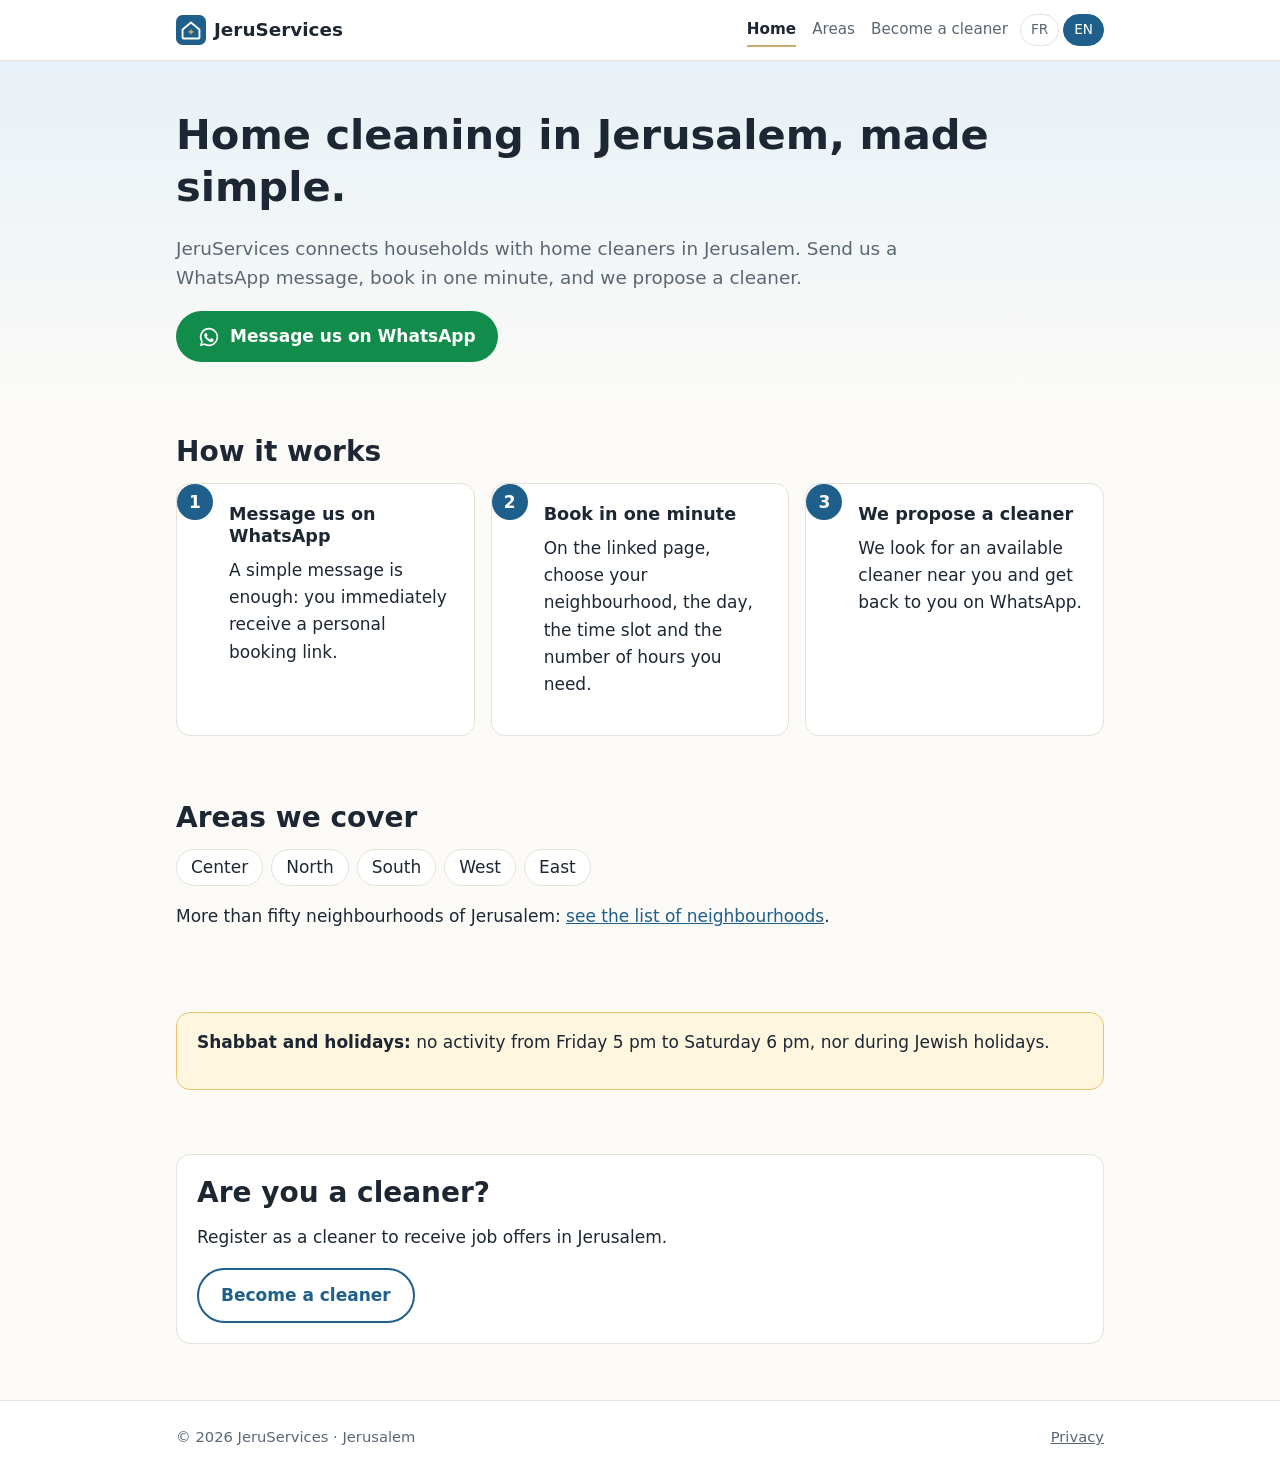
<file: index.html>
<!doctype html>
<html lang="fr" data-lang="fr" data-title-fr="JeruServices – Ménage à domicile à Jérusalem" data-title-en="JeruServices – Home cleaning in Jerusalem">
<head>
<meta charset="utf-8">
<meta name="viewport" content="width=device-width, initial-scale=1">
<title>JeruServices – Ménage à domicile à Jérusalem</title>
<meta name="description" content="JeruServices met en relation les particuliers et des intervenants pour le ménage à domicile à Jérusalem. Réservation simple par WhatsApp. / JeruServices connects households with cleaners for home cleaning in Jerusalem. Easy booking via WhatsApp.">
<meta property="og:title" content="JeruServices – Ménage à domicile à Jérusalem / Home cleaning in Jerusalem">
<meta property="og:description" content="Réservation simple par WhatsApp. / Easy booking via WhatsApp.">
<meta property="og:type" content="website">
<meta property="og:image" content="assets/logo.svg">
<link rel="icon" href="assets/logo.svg" type="image/svg+xml">
<link rel="stylesheet" href="assets/style.css">
<script src="assets/site.js"></script>
</head>
<body>

<header class="top">
  <div class="wrap">
    <a class="logo" href="./"><img src="assets/logo.svg" alt="" width="30" height="30">JeruServices</a>
    <nav class="nav">
      <a href="./" aria-current="page"><span data-l="fr">Accueil</span><span data-l="en">Home</span><span data-l="he">דף הבית</span></a>
      <a href="zones.html"><span data-l="fr">Zones couvertes</span><span data-l="en">Areas</span><span data-l="he">אזורים</span></a>
      <a href="intervenant.html"><span data-l="fr">Devenir intervenant</span><span data-l="en">Become a cleaner</span><span data-l="he">הצטרפות כעובד/ת</span></a>
    </nav>
    <div class="langs" aria-label="Langue / Language">
      <button type="button" data-lang-btn="fr" lang="fr">FR</button>
      <button type="button" data-lang-btn="en" lang="en">EN</button>
      <button type="button" data-lang-btn="he" lang="he">עב</button>
    </div>
  </div>
</header>

<main>
  <div class="hero">
    <div class="wrap">
      <div data-l="fr" lang="fr">
        <h1>Le ménage à domicile à Jérusalem, simplement.</h1>
        <p class="lead">JeruServices met en relation les particuliers avec des intervenants de ménage à Jérusalem. Vous écrivez sur WhatsApp, vous réservez en une minute, nous vous proposons un intervenant.</p>
      </div>
      <div data-l="en" lang="en">
        <h1>Home cleaning in Jerusalem, made simple.</h1>
        <p class="lead">JeruServices connects households with home cleaners in Jerusalem. Send us a WhatsApp message, book in one minute, and we propose a cleaner.</p>
      </div>
      <div data-l="he" lang="he"><!-- Hébreu : à traduire et faire relire avant activation (voir site.js) --></div>
      <div class="actions">
        <a class="btn btn-wa" data-wa href="#numero-whatsapp-a-venir">
          <svg viewBox="0 0 24 24" aria-hidden="true"><path fill="currentColor" d="M12 2a10 10 0 0 0-8.6 15.1L2 22l5-1.3A10 10 0 1 0 12 2zm0 18.2c-1.5 0-3-.4-4.2-1.2l-.3-.2-3 .8.8-2.9-.2-.3A8.2 8.2 0 1 1 12 20.2zm4.5-6.1c-.2-.1-1.5-.7-1.7-.8-.2-.1-.4-.1-.6.1l-.8 1c-.1.2-.3.2-.5.1a6.7 6.7 0 0 1-3.3-2.9c-.3-.4.2-.4.7-1.3.1-.2 0-.3 0-.4l-.8-1.8c-.2-.5-.4-.4-.6-.4h-.5a1 1 0 0 0-.7.3 3 3 0 0 0-.9 2.2c0 1.3.9 2.5 1 2.7.1.2 1.8 2.8 4.4 3.9 1.6.7 2.3.8 3.1.6.5-.1 1.5-.6 1.7-1.2.2-.6.2-1.1.2-1.2-.1-.1-.3-.2-.5-.3z"/></svg>
          <span data-l="fr">Écrire sur WhatsApp</span><span data-l="en">Message us on WhatsApp</span><span data-l="he">לכתוב לנו בוואטסאפ</span>
        </a>
      </div>
      <p class="small" data-wa-attente>
        <span data-l="fr">Numéro WhatsApp bientôt disponible.</span>
        <span data-l="en">WhatsApp number coming soon.</span>
      </p>
    </div>
  </div>

  <section>
    <div class="wrap">
      <h2><span data-l="fr">Comment ça marche</span><span data-l="en">How it works</span></h2>
      <ol class="steps grid">
        <li class="card">
          <div data-l="fr" lang="fr"><h3>Écrivez-nous sur WhatsApp</h3><p>Un simple message suffit : vous recevez aussitôt un lien personnel pour réserver.</p></div>
          <div data-l="en" lang="en"><h3>Message us on WhatsApp</h3><p>A simple message is enough: you immediately receive a personal booking link.</p></div>
        </li>
        <li class="card">
          <div data-l="fr" lang="fr"><h3>Réservez en une minute</h3><p>Sur la page du lien, indiquez votre quartier, le jour, le créneau et le nombre d'heures souhaités.</p></div>
          <div data-l="en" lang="en"><h3>Book in one minute</h3><p>On the linked page, choose your neighbourhood, the day, the time slot and the number of hours you need.</p></div>
        </li>
        <li class="card">
          <div data-l="fr" lang="fr"><h3>Un intervenant vous est proposé</h3><p>Nous cherchons un intervenant disponible près de chez vous et revenons vers vous sur WhatsApp.</p></div>
          <div data-l="en" lang="en"><h3>We propose a cleaner</h3><p>We look for an available cleaner near you and get back to you on WhatsApp.</p></div>
        </li>
      </ol>
    </div>
  </section>

  <section>
    <div class="wrap">
      <h2><span data-l="fr">Zones couvertes</span><span data-l="en">Areas we cover</span></h2>
      <ul class="chips">
        <li><span data-l="fr">Centre</span><span data-l="en">Center</span></li>
        <li><span data-l="fr">Nord</span><span data-l="en">North</span></li>
        <li><span data-l="fr">Sud</span><span data-l="en">South</span></li>
        <li><span data-l="fr">Ouest</span><span data-l="en">West</span></li>
        <li><span data-l="fr">Est</span><span data-l="en">East</span></li>
      </ul>
      <p>
        <span data-l="fr">Plus de cinquante quartiers de Jérusalem : <a href="zones.html">voir la liste des quartiers</a>.</span>
        <span data-l="en">More than fifty neighbourhoods of Jerusalem: <a href="zones.html">see the list of neighbourhoods</a>.</span>
      </p>
    </div>
  </section>

  <section>
    <div class="wrap">
      <div class="notice">
        <p data-l="fr" lang="fr"><strong>Chabbat et fêtes :</strong> pas d'activité du vendredi 17 h au samedi 18 h, ni pendant les fêtes.</p>
        <p data-l="en" lang="en"><strong>Shabbat and holidays:</strong> no activity from Friday 5 pm to Saturday 6 pm, nor during Jewish holidays.</p>
      </div>
    </div>
  </section>

  <section>
    <div class="wrap grid">
      <div class="card">
        <div data-l="fr" lang="fr"><h2>Vous faites du ménage ?</h2><p>Inscrivez-vous comme intervenant pour recevoir des propositions de missions à Jérusalem.</p></div>
        <div data-l="en" lang="en"><h2>Are you a cleaner?</h2><p>Register as a cleaner to receive job offers in Jerusalem.</p></div>
        <a class="btn btn-alt" href="intervenant.html"><span data-l="fr">Devenir intervenant</span><span data-l="en">Become a cleaner</span></a>
      </div>
    </div>
  </section>
</main>

<footer class="foot">
  <div class="wrap">
    <span>© <span data-annee>2026</span> JeruServices · <span data-l="fr">Jérusalem</span><span data-l="en">Jerusalem</span></span>
    <span><a href="confidentialite.html"><span data-l="fr">Confidentialité</span><span data-l="en">Privacy</span></a></span>
  </div>
</footer>
</body>
</html>
</file>
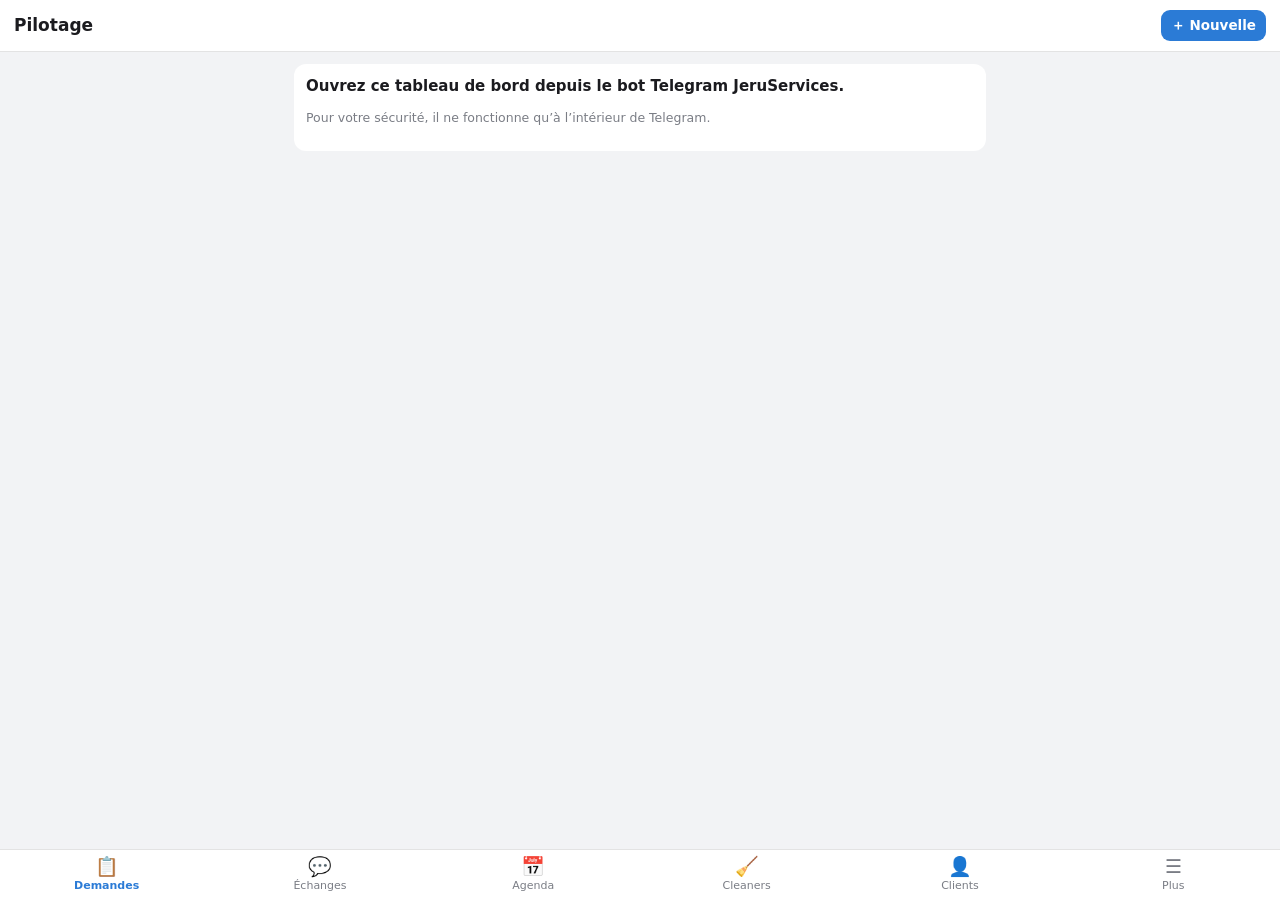
<file: pilotage/index.html>
<!doctype html>
<html lang="fr">
<head>
<meta charset="utf-8">
<meta name="viewport" content="width=device-width, initial-scale=1, viewport-fit=cover">
<meta name="robots" content="noindex">
<title>JeruServices – Pilotage</title>
<link rel="stylesheet" href="app.css?v=3">
<script src="https://telegram.org/js/telegram-web-app.js?59"></script>
</head>
<body>
<header id="haut">
  <button id="retour" class="icone" aria-label="Retour" hidden>‹</button>
  <h1 id="titre">Pilotage</h1>
  <span id="vue-ami" hidden>vue gérant</span>
  <button id="nouvelle" class="principal petit">＋ Nouvelle</button>
</header>
<main id="app"><p class="attente">Chargement…</p></main>
<nav id="onglets">
  <button data-v="accueil" class="actif"><span>📋</span>Demandes</button>
  <button data-v="echanges"><span>💬</span>Échanges<b id="nonlus" class="pastille onglet" hidden></b></button>
  <button data-v="agenda"><span>📅</span>Agenda</button>
  <button data-v="cleaners"><span>🧹</span>Cleaners</button>
  <button data-v="clients"><span>👤</span>Clients</button>
  <button data-v="plus"><span>☰</span>Plus</button>
</nav>
<div id="toast" role="status" hidden></div>
<script src="app.js?v=6"></script>
</body>
</html>
</file>
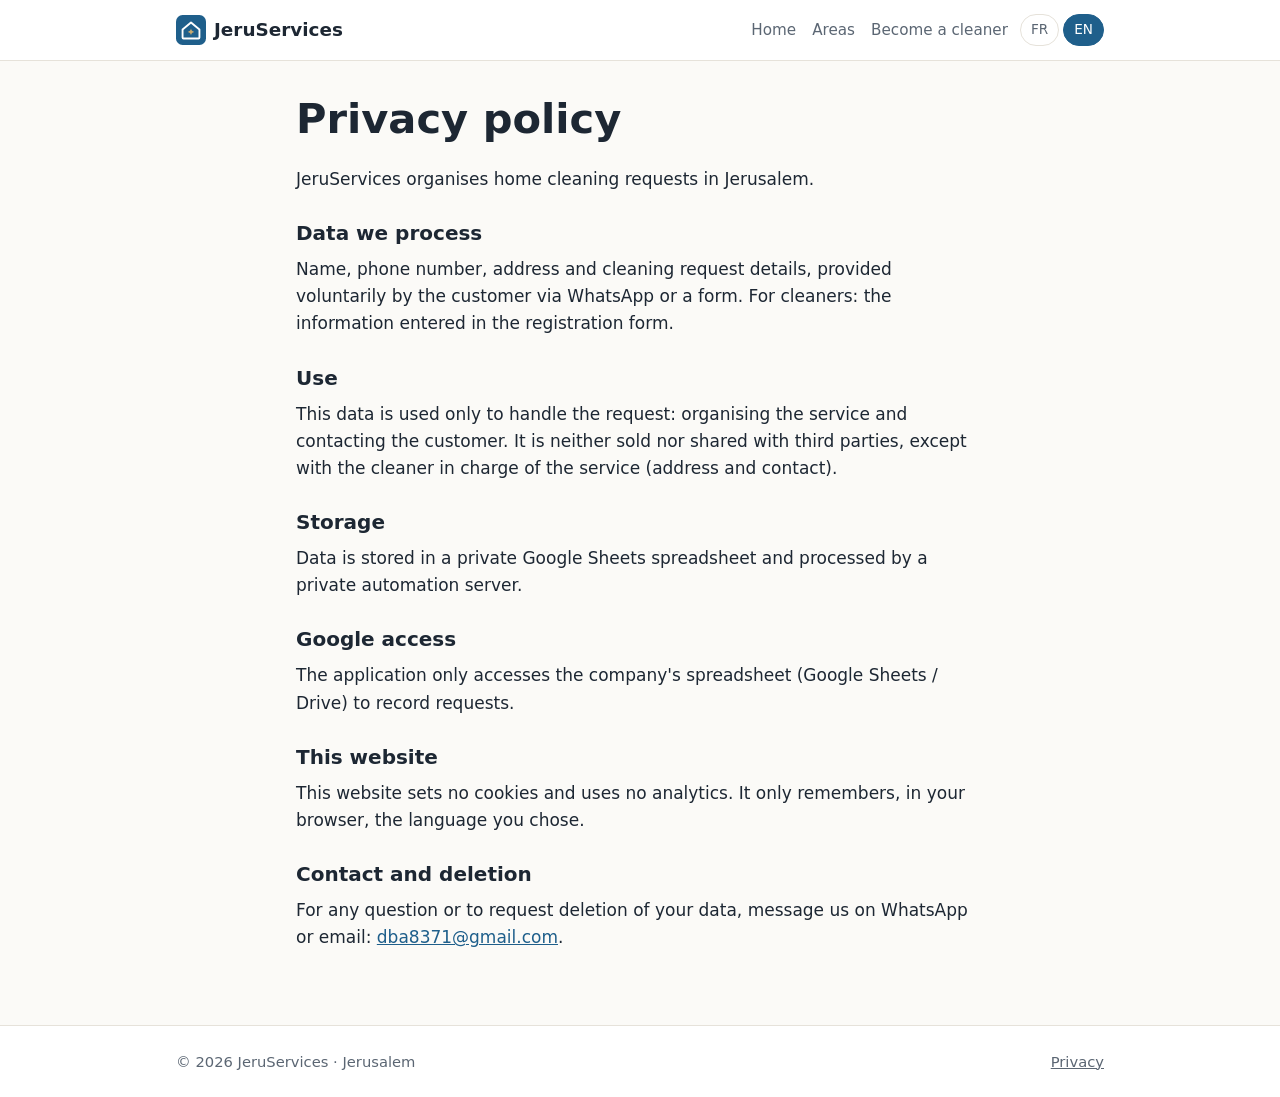
<file: confidentialite.html>
<!doctype html>
<html lang="fr" data-lang="fr" data-title-fr="Confidentialité – JeruServices" data-title-en="Privacy policy – JeruServices">
<head>
<meta charset="utf-8">
<meta name="viewport" content="width=device-width, initial-scale=1">
<title>Confidentialité – JeruServices</title>
<meta name="description" content="Politique de confidentialité de JeruServices. / JeruServices privacy policy.">
<link rel="icon" href="assets/logo.svg" type="image/svg+xml">
<link rel="stylesheet" href="assets/style.css">
<script src="assets/site.js"></script>
</head>
<body>

<header class="top">
  <div class="wrap">
    <a class="logo" href="./"><img src="assets/logo.svg" alt="" width="30" height="30">JeruServices</a>
    <nav class="nav">
      <a href="./"><span data-l="fr">Accueil</span><span data-l="en">Home</span><span data-l="he">דף הבית</span></a>
      <a href="zones.html"><span data-l="fr">Zones couvertes</span><span data-l="en">Areas</span><span data-l="he">אזורים</span></a>
      <a href="intervenant.html"><span data-l="fr">Devenir intervenant</span><span data-l="en">Become a cleaner</span><span data-l="he">הצטרפות כעובד/ת</span></a>
    </nav>
    <div class="langs" aria-label="Langue / Language">
      <button type="button" data-lang-btn="fr" lang="fr">FR</button>
      <button type="button" data-lang-btn="en" lang="en">EN</button>
      <button type="button" data-lang-btn="he" lang="he">עב</button>
    </div>
  </div>
</header>

<main>
  <section>
    <!-- Texte repris du workflow n8n Sp2LDoUZOKWJZ3y6 (page de confidentialité), complété pour le site. -->
    <div class="wrap prose" data-l="fr" lang="fr">
      <h1>Politique de confidentialité</h1>
      <p>JeruServices organise des demandes de ménage à domicile à Jérusalem.</p>
      <h2>Données traitées</h2>
      <p>Nom, numéro de téléphone, adresse et détails de la demande de ménage, fournis volontairement par le client via WhatsApp ou un formulaire. Pour les intervenants : les informations saisies dans le formulaire d'inscription.</p>
      <h2>Utilisation</h2>
      <p>Ces données servent uniquement à traiter la demande : organisation de la prestation et contact du client. Elles ne sont ni vendues ni partagées avec des tiers, sauf avec l'intervenant chargé de la prestation (adresse et contact).</p>
      <h2>Stockage</h2>
      <p>Les données sont stockées dans un tableur Google Sheets privé et traitées par un serveur d'automatisation privé.</p>
      <h2>Accès Google</h2>
      <p>L'application accède uniquement au tableur de l'entreprise (Google Sheets / Drive) pour y enregistrer les demandes.</p>
      <h2>Ce site</h2>
      <p>Ce site ne dépose pas de cookies et n'utilise pas d'outil de mesure d'audience. Il mémorise seulement, dans votre navigateur, la langue que vous avez choisie.</p>
      <h2>Contact et suppression</h2>
      <p>Pour toute question ou demande de suppression de vos données, écrivez-nous sur WhatsApp ou par e-mail : <a href="mailto:dba8371@gmail.com">dba8371@gmail.com</a>.</p>
    </div>
    <div class="wrap prose" data-l="en" lang="en">
      <h1>Privacy policy</h1>
      <p>JeruServices organises home cleaning requests in Jerusalem.</p>
      <h2>Data we process</h2>
      <p>Name, phone number, address and cleaning request details, provided voluntarily by the customer via WhatsApp or a form. For cleaners: the information entered in the registration form.</p>
      <h2>Use</h2>
      <p>This data is used only to handle the request: organising the service and contacting the customer. It is neither sold nor shared with third parties, except with the cleaner in charge of the service (address and contact).</p>
      <h2>Storage</h2>
      <p>Data is stored in a private Google Sheets spreadsheet and processed by a private automation server.</p>
      <h2>Google access</h2>
      <p>The application only accesses the company's spreadsheet (Google Sheets / Drive) to record requests.</p>
      <h2>This website</h2>
      <p>This website sets no cookies and uses no analytics. It only remembers, in your browser, the language you chose.</p>
      <h2>Contact and deletion</h2>
      <p>For any question or to request deletion of your data, message us on WhatsApp or email: <a href="mailto:dba8371@gmail.com">dba8371@gmail.com</a>.</p>
    </div>
  </section>
</main>

<footer class="foot">
  <div class="wrap">
    <span>© <span data-annee>2026</span> JeruServices · <span data-l="fr">Jérusalem</span><span data-l="en">Jerusalem</span></span>
    <span><a href="confidentialite.html"><span data-l="fr">Confidentialité</span><span data-l="en">Privacy</span></a></span>
  </div>
</footer>
</body>
</html>
</file>
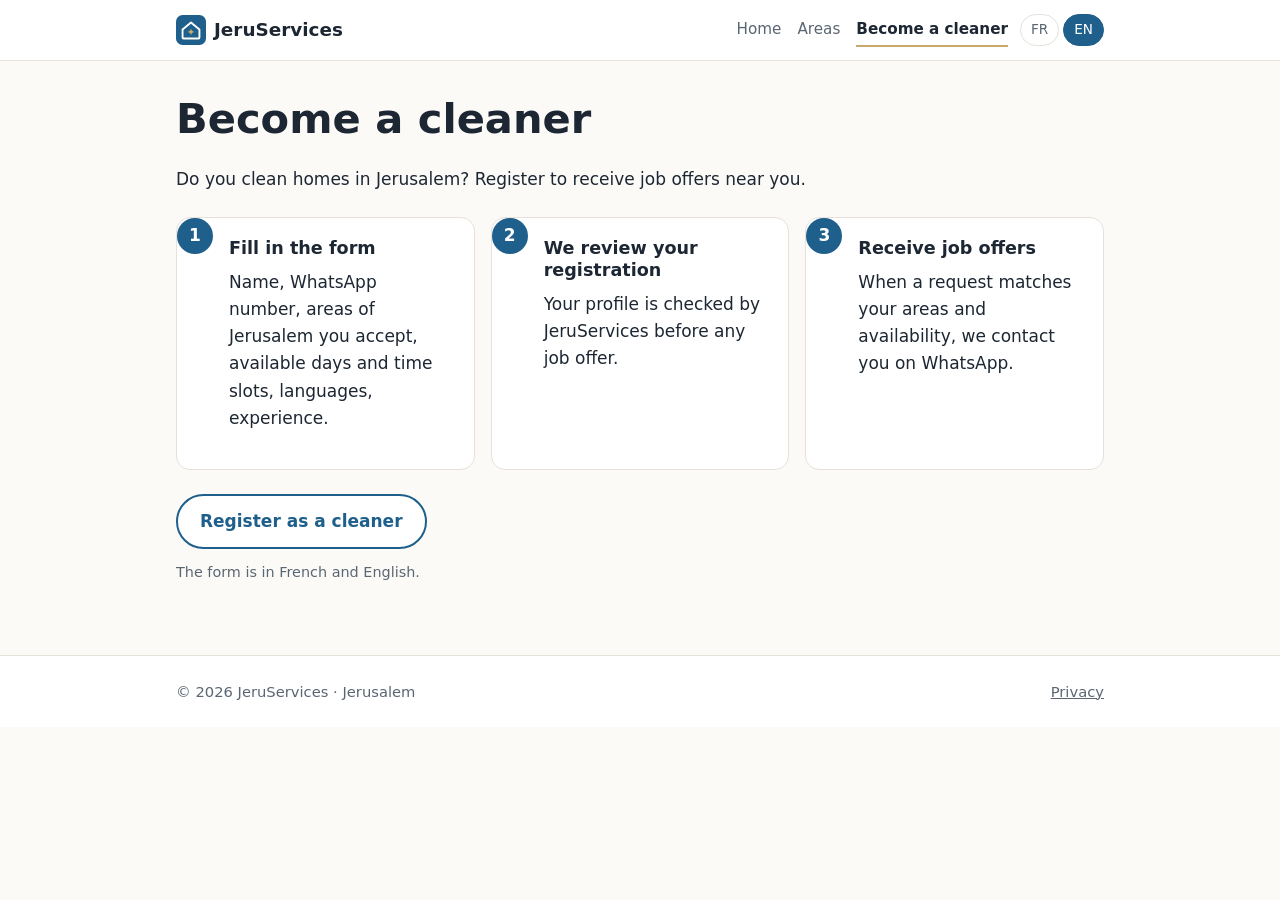
<file: intervenant.html>
<!doctype html>
<html lang="fr" data-lang="fr" data-title-fr="Devenir intervenant – JeruServices" data-title-en="Become a cleaner – JeruServices">
<head>
<meta charset="utf-8">
<meta name="viewport" content="width=device-width, initial-scale=1">
<title>Devenir intervenant – JeruServices</title>
<meta name="description" content="Inscrivez-vous comme intervenant de ménage à Jérusalem avec JeruServices. / Register as a home cleaner in Jerusalem with JeruServices.">
<link rel="icon" href="assets/logo.svg" type="image/svg+xml">
<link rel="stylesheet" href="assets/style.css">
<script src="assets/site.js"></script>
</head>
<body>

<header class="top">
  <div class="wrap">
    <a class="logo" href="./"><img src="assets/logo.svg" alt="" width="30" height="30">JeruServices</a>
    <nav class="nav">
      <a href="./"><span data-l="fr">Accueil</span><span data-l="en">Home</span><span data-l="he">דף הבית</span></a>
      <a href="zones.html"><span data-l="fr">Zones couvertes</span><span data-l="en">Areas</span><span data-l="he">אזורים</span></a>
      <a href="intervenant.html" aria-current="page"><span data-l="fr">Devenir intervenant</span><span data-l="en">Become a cleaner</span><span data-l="he">הצטרפות כעובד/ת</span></a>
    </nav>
    <div class="langs" aria-label="Langue / Language">
      <button type="button" data-lang-btn="fr" lang="fr">FR</button>
      <button type="button" data-lang-btn="en" lang="en">EN</button>
      <button type="button" data-lang-btn="he" lang="he">עב</button>
    </div>
  </div>
</header>

<main>
  <section>
    <div class="wrap">
      <div data-l="fr" lang="fr">
        <h1>Devenir intervenant</h1>
        <p class="lead">Vous faites du ménage à domicile à Jérusalem ? Inscrivez-vous pour recevoir des propositions de missions près de chez vous.</p>
      </div>
      <div data-l="en" lang="en">
        <h1>Become a cleaner</h1>
        <p class="lead">Do you clean homes in Jerusalem? Register to receive job offers near you.</p>
      </div>

      <ol class="steps grid" style="margin-top:24px">
        <li class="card">
          <div data-l="fr" lang="fr"><h3>Remplissez le formulaire</h3><p>Nom, numéro WhatsApp, zones de Jérusalem où vous acceptez d'aller, jours et créneaux disponibles, langues parlées, expérience.</p></div>
          <div data-l="en" lang="en"><h3>Fill in the form</h3><p>Name, WhatsApp number, areas of Jerusalem you accept, available days and time slots, languages, experience.</p></div>
        </li>
        <li class="card">
          <div data-l="fr" lang="fr"><h3>Nous examinons votre inscription</h3><p>Votre profil est vérifié par JeruServices avant toute proposition.</p></div>
          <div data-l="en" lang="en"><h3>We review your registration</h3><p>Your profile is checked by JeruServices before any job offer.</p></div>
        </li>
        <li class="card">
          <div data-l="fr" lang="fr"><h3>Recevez des propositions</h3><p>Quand une demande correspond à vos zones et à vos disponibilités, nous vous contactons sur WhatsApp.</p></div>
          <div data-l="en" lang="en"><h3>Receive job offers</h3><p>When a request matches your areas and availability, we contact you on WhatsApp.</p></div>
        </li>
      </ol>

      <div class="actions" style="margin-top:24px">
        <a class="btn btn-alt" href="https://n8nstrauto.duckdns.org/form/inscription-cleaner" rel="noopener">
          <span data-l="fr">S'inscrire comme intervenant</span><span data-l="en">Register as a cleaner</span><span data-l="he">להרשמה</span>
        </a>
      </div>
      <p class="small" style="margin-top:12px">
        <span data-l="fr">Le formulaire est en français et en anglais.</span>
        <span data-l="en">The form is in French and English.</span>
      </p>
    </div>
  </section>
</main>

<footer class="foot">
  <div class="wrap">
    <span>© <span data-annee>2026</span> JeruServices · <span data-l="fr">Jérusalem</span><span data-l="en">Jerusalem</span></span>
    <span><a href="confidentialite.html"><span data-l="fr">Confidentialité</span><span data-l="en">Privacy</span></a></span>
  </div>
</footer>
</body>
</html>
</file>
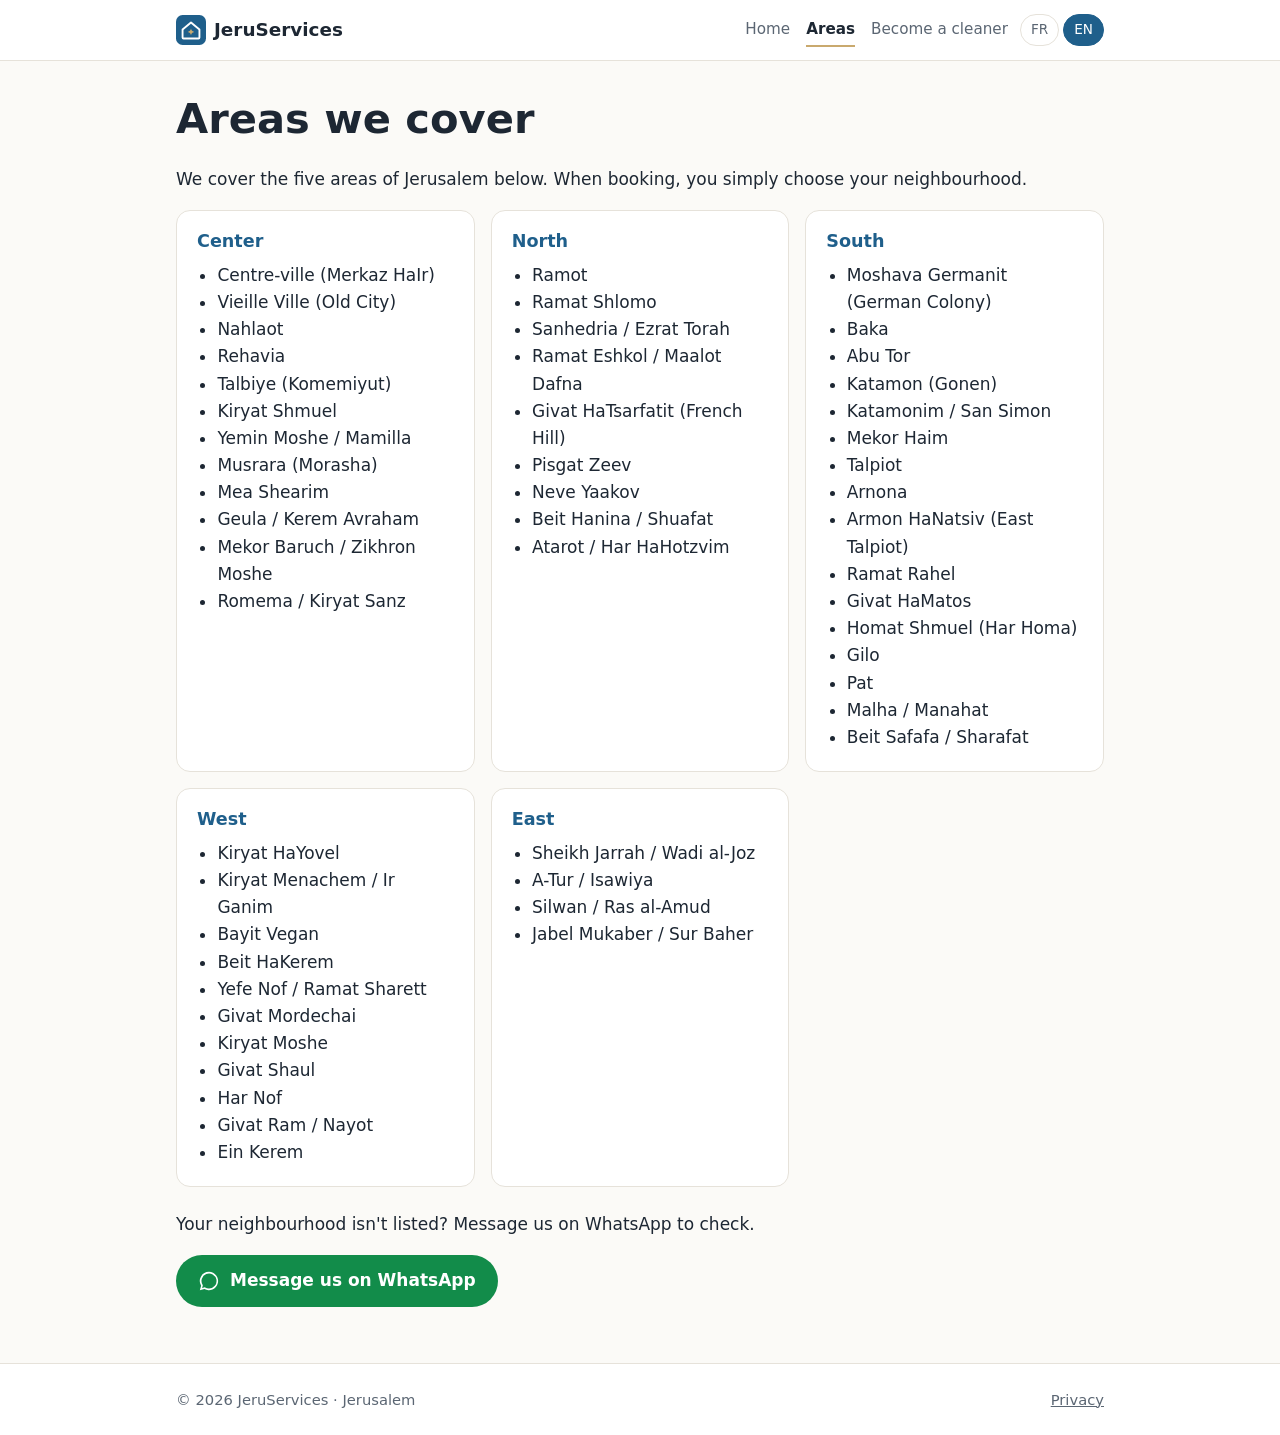
<file: zones.html>
<!doctype html>
<html lang="fr" data-lang="fr" data-title-fr="Zones couvertes – JeruServices" data-title-en="Areas we cover – JeruServices">
<head>
<meta charset="utf-8">
<meta name="viewport" content="width=device-width, initial-scale=1">
<title>Zones couvertes – JeruServices</title>
<meta name="description" content="Les quartiers de Jérusalem couverts par JeruServices pour le ménage à domicile. / Jerusalem neighbourhoods covered by JeruServices for home cleaning.">
<link rel="icon" href="assets/logo.svg" type="image/svg+xml">
<link rel="stylesheet" href="assets/style.css">
<script src="assets/site.js"></script>
</head>
<body>

<header class="top">
  <div class="wrap">
    <a class="logo" href="./"><img src="assets/logo.svg" alt="" width="30" height="30">JeruServices</a>
    <nav class="nav">
      <a href="./"><span data-l="fr">Accueil</span><span data-l="en">Home</span><span data-l="he">דף הבית</span></a>
      <a href="zones.html" aria-current="page"><span data-l="fr">Zones couvertes</span><span data-l="en">Areas</span><span data-l="he">אזורים</span></a>
      <a href="intervenant.html"><span data-l="fr">Devenir intervenant</span><span data-l="en">Become a cleaner</span><span data-l="he">הצטרפות כעובד/ת</span></a>
    </nav>
    <div class="langs" aria-label="Langue / Language">
      <button type="button" data-lang-btn="fr" lang="fr">FR</button>
      <button type="button" data-lang-btn="en" lang="en">EN</button>
      <button type="button" data-lang-btn="he" lang="he">עב</button>
    </div>
  </div>
</header>

<main>
  <section>
    <div class="wrap">
      <h1><span data-l="fr">Zones couvertes</span><span data-l="en">Areas we cover</span></h1>
      <p data-l="fr" lang="fr">Nous intervenons dans les cinq zones de Jérusalem ci-dessous. Lors de la réservation, vous choisissez simplement votre quartier.</p>
      <p data-l="en" lang="en">We cover the five areas of Jerusalem below. When booking, you simply choose your neighbourhood.</p>

      <!-- Liste reprise de l'onglet « Listes » du tableau (colonnes Quartiers / Zone du quartier). -->
      <div class="grid zones">
        <div class="card">
          <h3><span data-l="fr">Centre</span><span data-l="en">Center</span></h3>
          <ul>
            <li>Centre-ville (Merkaz HaIr)</li><li>Vieille Ville (Old City)</li><li>Nahlaot</li><li>Rehavia</li>
            <li>Talbiye (Komemiyut)</li><li>Kiryat Shmuel</li><li>Yemin Moshe / Mamilla</li><li>Musrara (Morasha)</li>
            <li>Mea Shearim</li><li>Geula / Kerem Avraham</li><li>Mekor Baruch / Zikhron Moshe</li><li>Romema / Kiryat Sanz</li>
          </ul>
        </div>
        <div class="card">
          <h3><span data-l="fr">Nord</span><span data-l="en">North</span></h3>
          <ul>
            <li>Ramot</li><li>Ramat Shlomo</li><li>Sanhedria / Ezrat Torah</li><li>Ramat Eshkol / Maalot Dafna</li>
            <li>Givat HaTsarfatit (French Hill)</li><li>Pisgat Zeev</li><li>Neve Yaakov</li><li>Beit Hanina / Shuafat</li>
            <li>Atarot / Har HaHotzvim</li>
          </ul>
        </div>
        <div class="card">
          <h3><span data-l="fr">Sud</span><span data-l="en">South</span></h3>
          <ul>
            <li>Moshava Germanit (German Colony)</li><li>Baka</li><li>Abu Tor</li><li>Katamon (Gonen)</li>
            <li>Katamonim / San Simon</li><li>Mekor Haim</li><li>Talpiot</li><li>Arnona</li>
            <li>Armon HaNatsiv (East Talpiot)</li><li>Ramat Rahel</li><li>Givat HaMatos</li><li>Homat Shmuel (Har Homa)</li>
            <li>Gilo</li><li>Pat</li><li>Malha / Manahat</li><li>Beit Safafa / Sharafat</li>
          </ul>
        </div>
        <div class="card">
          <h3><span data-l="fr">Ouest</span><span data-l="en">West</span></h3>
          <ul>
            <li>Kiryat HaYovel</li><li>Kiryat Menachem / Ir Ganim</li><li>Bayit Vegan</li><li>Beit HaKerem</li>
            <li>Yefe Nof / Ramat Sharett</li><li>Givat Mordechai</li><li>Kiryat Moshe</li><li>Givat Shaul</li>
            <li>Har Nof</li><li>Givat Ram / Nayot</li><li>Ein Kerem</li>
          </ul>
        </div>
        <div class="card">
          <h3><span data-l="fr">Est</span><span data-l="en">East</span></h3>
          <ul>
            <li>Sheikh Jarrah / Wadi al-Joz</li><li>A-Tur / Isawiya</li><li>Silwan / Ras al-Amud</li><li>Jabel Mukaber / Sur Baher</li>
          </ul>
        </div>
      </div>

      <p style="margin-top:24px" data-l="fr" lang="fr">Votre quartier n'apparaît pas ? Écrivez-nous sur WhatsApp pour vérifier.</p>
      <p style="margin-top:24px" data-l="en" lang="en">Your neighbourhood isn't listed? Message us on WhatsApp to check.</p>
      <div class="actions">
        <a class="btn btn-wa" data-wa href="#numero-whatsapp-a-venir">
          <svg viewBox="0 0 24 24" aria-hidden="true"><path fill="currentColor" d="M12 2a10 10 0 0 0-8.6 15.1L2 22l5-1.3A10 10 0 1 0 12 2zm0 18.2c-1.5 0-3-.4-4.2-1.2l-.3-.2-3 .8.8-2.9-.2-.3A8.2 8.2 0 1 1 12 20.2z"/></svg>
          <span data-l="fr">Écrire sur WhatsApp</span><span data-l="en">Message us on WhatsApp</span><span data-l="he">לכתוב לנו בוואטסאפ</span>
        </a>
      </div>
      <p class="small" data-wa-attente><span data-l="fr">Numéro WhatsApp bientôt disponible.</span><span data-l="en">WhatsApp number coming soon.</span></p>
    </div>
  </section>
</main>

<footer class="foot">
  <div class="wrap">
    <span>© <span data-annee>2026</span> JeruServices · <span data-l="fr">Jérusalem</span><span data-l="en">Jerusalem</span></span>
    <span><a href="confidentialite.html"><span data-l="fr">Confidentialité</span><span data-l="en">Privacy</span></a></span>
  </div>
</footer>
</body>
</html>
</file>
<file: assets/style.css>
/* JeruServices — feuille de style commune à toutes les pages */
:root {
  --bg: #fbfaf7;
  --surface: #ffffff;
  --ink: #1d2733;
  --muted: #5b6673;
  --line: #e6e2da;
  --brand: #1f5f8b;
  --brand-ink: #ffffff;
  --brand-soft: #e8f1f7;
  --stone: #c9a96e;
  --wa: #128c4a;
  --wa-ink: #ffffff;
  --warn-bg: #fff6e0;
  --warn-line: #e9c46a;
  --radius: 14px;
  --max: 960px;
  color-scheme: light;
}

* { box-sizing: border-box; }
html { -webkit-text-size-adjust: 100%; }
body {
  margin: 0;
  background: var(--bg);
  color: var(--ink);
  font: 17px/1.6 system-ui, -apple-system, "Segoe UI", Roboto, "Noto Sans", "Noto Sans Hebrew", Arial, sans-serif;
}
img, svg { max-width: 100%; display: block; }
a { color: var(--brand); }
h1, h2, h3 { line-height: 1.25; margin: 0 0 .5em; }
h1 { font-size: clamp(1.8rem, 5vw, 2.6rem); }
h2 { font-size: clamp(1.35rem, 3.6vw, 1.75rem); }
h3 { font-size: 1.1rem; }
p { margin: 0 0 1em; }

/* Langues : seul le bloc de la langue choisie est visible */
html[data-lang="fr"] [data-l]:not([data-l="fr"]),
html[data-lang="en"] [data-l]:not([data-l="en"]),
html[data-lang="he"] [data-l]:not([data-l="he"]) { display: none !important; }

.wrap { max-width: var(--max); margin-inline: auto; padding-inline: 16px; }

/* En-tête */
.top { background: var(--surface); border-bottom: 1px solid var(--line); position: sticky; top: 0; z-index: 10; }
.top .wrap { display: flex; align-items: center; gap: 12px; min-height: 60px; flex-wrap: wrap; }
.logo { display: flex; align-items: center; gap: 8px; text-decoration: none; color: var(--ink); font-weight: 700; font-size: 1.15rem; }
.logo svg { width: 30px; height: 30px; }
.nav { display: flex; gap: 4px 16px; flex-wrap: wrap; margin-inline-start: auto; font-size: .95rem; }
.nav a { text-decoration: none; color: var(--muted); padding: 4px 0; }
.nav a[aria-current="page"] { color: var(--ink); font-weight: 600; border-bottom: 2px solid var(--stone); }
.langs { display: flex; gap: 4px; }
.langs button {
  font: inherit; font-size: .85rem; cursor: pointer;
  border: 1px solid var(--line); background: var(--surface); color: var(--muted);
  border-radius: 999px; padding: 3px 10px; min-height: 32px;
}
.langs button[aria-pressed="true"] { background: var(--brand); border-color: var(--brand); color: var(--brand-ink); }
@media (max-width: 620px) {
  .nav { order: 3; width: 100%; margin-inline-start: 0; padding-bottom: 8px; }
  .langs { margin-inline-start: auto; }
}

/* Sections */
.hero { padding: 48px 0 40px; background: linear-gradient(180deg, var(--brand-soft), var(--bg)); }
.hero p.lead { font-size: 1.15rem; color: var(--muted); max-width: 40em; }
section { padding: 32px 0; }
.card { background: var(--surface); border: 1px solid var(--line); border-radius: var(--radius); padding: 20px; }
.grid { display: grid; gap: 16px; grid-template-columns: repeat(auto-fit, minmax(240px, 1fr)); }

.steps { counter-reset: s; list-style: none; padding: 0; margin: 0; }
.steps li { counter-increment: s; position: relative; padding-inline-start: 52px; }
.steps li::before {
  content: counter(s); position: absolute; inset-inline-start: 0; top: 0;
  width: 36px; height: 36px; border-radius: 50%;
  background: var(--brand); color: var(--brand-ink); font-weight: 700;
  display: grid; place-items: center;
}

.chips { display: flex; flex-wrap: wrap; gap: 8px; padding: 0; margin: 0 0 1em; list-style: none; }
.chips li { background: var(--surface); border: 1px solid var(--line); border-radius: 999px; padding: 4px 14px; }

.notice { background: var(--warn-bg); border: 1px solid var(--warn-line); border-radius: var(--radius); padding: 16px 20px; }

/* Boutons */
.btn {
  display: inline-flex; align-items: center; gap: 10px; justify-content: center;
  font: inherit; font-weight: 600; text-decoration: none; cursor: pointer;
  border-radius: 999px; padding: 12px 22px; min-height: 48px; border: 0;
}
.btn svg { width: 22px; height: 22px; flex: none; }
.btn-wa { background: var(--wa); color: var(--wa-ink); }
.btn-wa[aria-disabled="true"] { background: #8a9a90; cursor: not-allowed; }
.btn-alt { background: var(--surface); color: var(--brand); border: 2px solid var(--brand); }
.actions { display: flex; flex-wrap: wrap; gap: 12px; margin-top: 8px; }
.small { font-size: .9rem; color: var(--muted); }

/* Zones détaillées */
.zones h3 { color: var(--brand); }
.zones ul { margin: 0; padding-inline-start: 1.2em; }

/* Texte long (confidentialité) */
.prose { max-width: 720px; }
.prose h2 { margin-top: 1.4em; font-size: 1.25rem; }

/* Pied de page */
.foot { border-top: 1px solid var(--line); background: var(--surface); padding: 24px 0; margin-top: 24px; font-size: .92rem; color: var(--muted); }
.foot .wrap { display: flex; flex-wrap: wrap; gap: 8px 24px; justify-content: space-between; }
.foot a { color: var(--muted); }

/* Hébreu : lecture de droite à gauche (le reste est géré par les propriétés logiques) */
html[dir="rtl"] body { font-family: "Noto Sans Hebrew", "Segoe UI", Arial, sans-serif; }
</file>
<file: pilotage/app.css>
:root{--fond:var(--tg-theme-bg-color,#fff);--fond2:var(--tg-theme-secondary-bg-color,#f2f3f5);--texte:var(--tg-theme-text-color,#1b1b1f);--gris:var(--tg-theme-hint-color,#7a7d85);--lien:var(--tg-theme-link-color,#2b7bd6);--bouton:var(--tg-theme-button-color,#2b7bd6);--bouton-t:var(--tg-theme-button-text-color,#fff);--carte:var(--tg-theme-section-bg-color,#fff);--trait:rgba(127,127,127,.22);
--n:#d99a1e;--a:#2b7bd6;--t:#3a9a4a;--c:#8a8d94;--x:#d6453d;--danger:#d6453d}
@media (prefers-color-scheme:dark){:root:not(.tg){--fond:#17181c;--fond2:#0f1013;--texte:#ecedf0;--gris:#9a9da5;--carte:#202228;--trait:rgba(255,255,255,.12)}}
*{box-sizing:border-box}
html,body{margin:0;background:var(--fond2);color:var(--texte);font:15px/1.4 -apple-system,system-ui,"Segoe UI",Roboto,Arial,sans-serif;-webkit-text-size-adjust:100%}
body{padding-bottom:calc(64px + env(safe-area-inset-bottom))}
button,input,select,textarea{font:inherit;color:inherit}
header{position:sticky;top:0;z-index:5;display:flex;align-items:center;gap:8px;padding:10px 14px;background:var(--fond);border-bottom:1px solid var(--trait)}
header h1{flex:1;margin:0;font-size:17px;font-weight:600;white-space:nowrap;overflow:hidden;text-overflow:ellipsis}
#vue-ami{font-size:11px;color:var(--gris);border:1px solid var(--trait);border-radius:10px;padding:1px 6px}
main{padding:12px 14px;max-width:720px;margin:0 auto}
nav#onglets{position:fixed;left:0;right:0;bottom:0;z-index:5;display:flex;background:var(--fond);border-top:1px solid var(--trait);padding-bottom:env(safe-area-inset-bottom)}
nav#onglets button{flex:1;border:0;background:none;padding:6px 0 7px;font-size:11px;color:var(--gris);display:flex;flex-direction:column;align-items:center;gap:1px}
nav#onglets button span{font-size:19px;line-height:1.1}
nav#onglets button.actif{color:var(--bouton);font-weight:600}
.attente{color:var(--gris);text-align:center;padding:40px 0}
.compteurs{display:grid;grid-template-columns:repeat(2,1fr);gap:8px;margin-bottom:12px}
.compteur{border:0;background:var(--carte);border-radius:12px;padding:10px 12px;text-align:left;display:flex;flex-direction:column}
.compteur b{font-size:24px;font-weight:650;line-height:1.1}
.compteur small{color:var(--gris);font-size:12.5px}
.compteur.alerte b{color:var(--danger)}
.compteur.choisi{outline:2px solid var(--bouton)}
.chercher{width:100%;padding:10px 12px;border:1px solid var(--trait);border-radius:10px;background:var(--carte);margin-bottom:8px}
.puces{display:flex;gap:6px;overflow-x:auto;padding-bottom:6px;margin-bottom:6px;scrollbar-width:none}
.puce{flex:none;border:1px solid var(--trait);background:var(--carte);border-radius:16px;padding:5px 11px;font-size:13px}
.puce.choisi{background:var(--bouton);color:var(--bouton-t);border-color:var(--bouton)}
.carte{display:block;width:100%;text-align:left;background:var(--carte);border:0;border-left:4px solid var(--c);border-radius:4px 12px 12px 4px;padding:10px 12px;margin:0 0 8px}
.carte .l1{display:flex;justify-content:space-between;gap:8px;font-weight:600}
.carte .l2,.carte .l3{color:var(--gris);font-size:13.5px}
.carte .etat{font-size:12.5px;font-weight:600}
.s-Nouvelle{border-left-color:var(--n)}.s-Annoncée{border-left-color:var(--a)}.s-Attribuée{border-left-color:var(--t)}.s-Clôturée{border-left-color:var(--c)}.s-Annulée{border-left-color:var(--x)}
.c-Nouvelle{color:var(--n)}.c-Annoncée{color:var(--a)}.c-Attribuée{color:var(--t)}.c-Clôturée{color:var(--c)}.c-Annulée{color:var(--x)}
.urgent{color:var(--danger)!important}
.bloc{background:var(--carte);border-radius:12px;padding:12px;margin-bottom:10px}
.bloc h2{font-size:14px;margin:0 0 8px;color:var(--gris);font-weight:600;text-transform:none}
.ligne{display:flex;gap:10px;padding:5px 0;border-bottom:1px solid var(--trait)}
.ligne:last-child{border-bottom:0}
.ligne .k{color:var(--gris);min-width:96px;font-size:13.5px}
.ligne .v{flex:1;word-break:break-word}
.actions{display:grid;grid-template-columns:1fr 1fr;gap:8px}
.actions .large{grid-column:1/-1}
.btn{border:1px solid var(--trait);background:var(--carte);border-radius:10px;padding:10px;text-align:center;cursor:pointer;color:var(--texte);text-decoration:none;display:block}
.principal{background:var(--bouton);color:var(--bouton-t);border-color:var(--bouton);font-weight:600}
.petit{padding:6px 10px;border-radius:9px;border:0;font-size:13.5px}
.danger{color:var(--danger)}
.icone{border:0;background:none;font-size:26px;line-height:1;padding:0 6px 0 0;color:var(--lien)}
.texte-msg{white-space:pre-wrap;background:var(--fond2);border-radius:8px;padding:8px;font-size:13.5px;max-height:180px;overflow:auto;margin:6px 0}
.choix{display:flex;flex-wrap:wrap;gap:6px}
.choix button{border:1px solid var(--trait);background:var(--carte);border-radius:9px;padding:7px 11px}
.choix button.choisi{background:var(--bouton);color:var(--bouton-t);border-color:var(--bouton)}
label.champ{display:block;margin:10px 0 4px;font-size:13px;color:var(--gris)}
input.champ,select.champ,textarea.champ{width:100%;padding:10px;border:1px solid var(--trait);border-radius:10px;background:var(--carte)}
.stepper{display:flex;align-items:center;gap:10px}.stepper button{width:40px;height:40px;border-radius:10px;border:1px solid var(--trait);background:var(--carte);font-size:20px}.stepper b{min-width:44px;text-align:center;font-size:18px}
.liste-q{max-height:200px;overflow:auto;border:1px solid var(--trait);border-radius:10px;margin-top:4px}
.liste-q button{display:block;width:100%;text-align:left;border:0;border-bottom:1px solid var(--trait);background:var(--carte);padding:9px 10px}
.raison{display:inline-block;font-size:11.5px;border-radius:8px;padding:1px 6px;margin:2px 3px 0 0;background:var(--fond2);color:var(--gris)}
.raison.ok{color:var(--t)}.raison.ko{color:var(--n)}
.erreur{color:var(--danger);font-size:13.5px;margin:6px 0}
.vide{color:var(--gris);text-align:center;padding:24px 8px}
.chiffre{display:flex;justify-content:space-between;padding:6px 0;border-bottom:1px solid var(--trait)}.chiffre b{font-size:16px}
.note{color:var(--gris);font-size:12.5px}
.histo{font-size:13px;padding:5px 0;border-bottom:1px solid var(--trait)}.histo:last-child{border:0}
#toast{position:fixed;left:50%;transform:translateX(-50%);bottom:calc(76px + env(safe-area-inset-bottom));z-index:9;background:#222;color:#fff;padding:9px 14px;border-radius:10px;max-width:92%;font-size:14px;box-shadow:0 4px 16px rgba(0,0,0,.25)}
#toast.ko{background:var(--danger)}
.groupe{margin:12px 0 6px;font-weight:600;font-size:13.5px;color:var(--gris)}
.geste{display:flex;gap:10px;align-items:flex-start;padding:8px 0;border-bottom:1px solid var(--trait)}.geste:last-child{border:0}.geste span{font-size:22px}

/* Échanges (16/11) */
nav#onglets button{position:relative}
.pastille{display:inline-block;min-width:18px;padding:0 5px;border-radius:9px;background:var(--danger);color:#fff;font-size:12px;line-height:18px;text-align:center;font-weight:700}
.pastille.onglet{position:absolute;top:2px;left:calc(50% + 6px);font-size:10.5px;line-height:16px;min-width:16px}
.carte.ech{border-left-color:var(--trait)}.carte.ech.nonlu{border-left-color:var(--bouton)}.carte.ech.nonlu .l1 span:first-child{font-weight:700}
.fil{display:flex;flex-direction:column;gap:8px;margin-bottom:10px}
.bulle{max-width:85%;padding:8px 10px;border-radius:12px;background:var(--carte);overflow-wrap:anywhere}
.bulle.client{align-self:flex-start;border-top-left-radius:4px}
.bulle.bot{align-self:flex-end;background:var(--fond);border:1px dashed var(--trait);color:var(--gris);font-size:13.5px}
.bulle.gerant{align-self:flex-end;background:var(--bouton);color:var(--bouton-t);border-top-right-radius:4px}
.bulle .qui{font-size:11.5px;opacity:.75;margin-bottom:2px}
</file>
